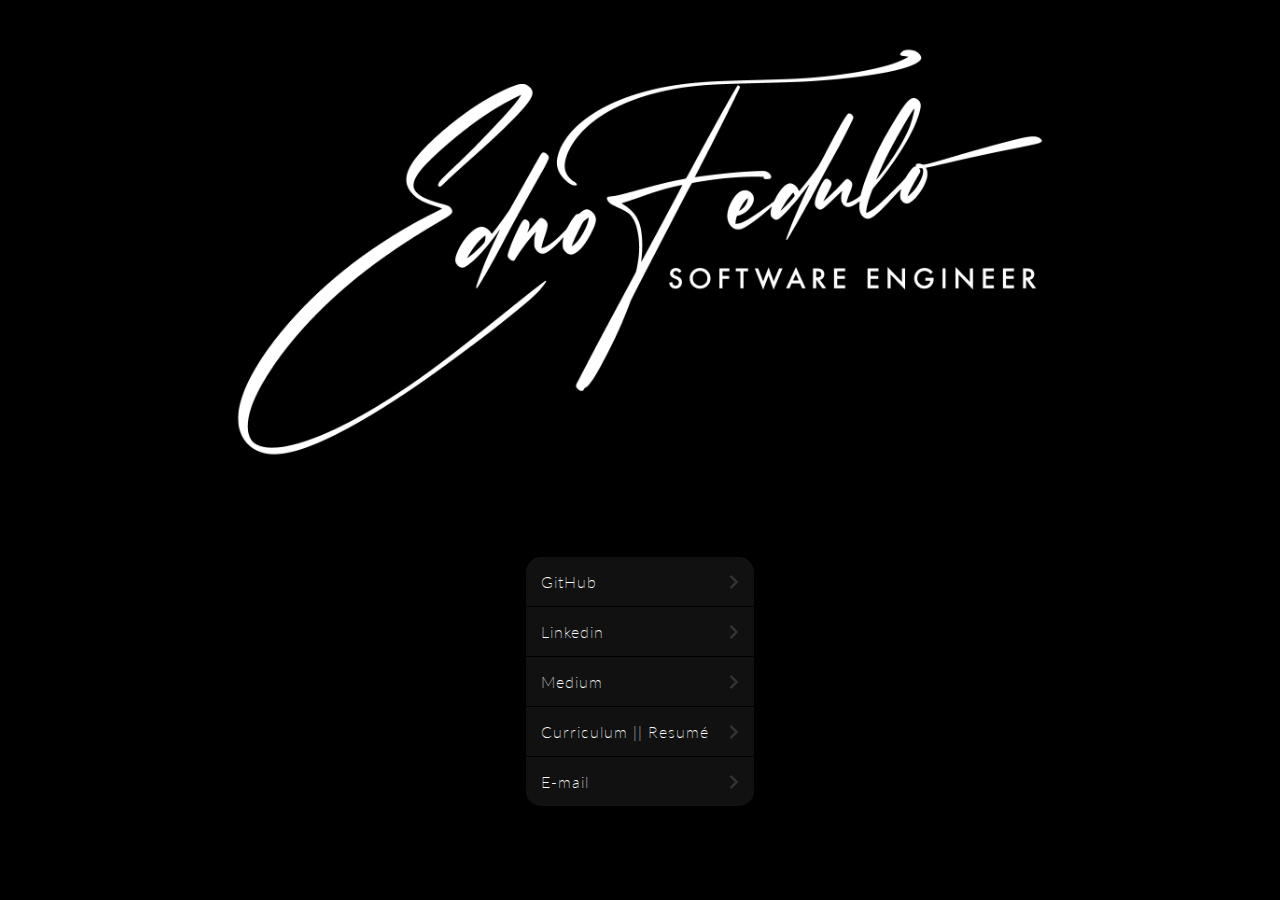
<file: index.html>
<!DOCTYPE html>
<html lang="en">

<head>
	<meta charset="UTF-8">
	<meta http-equiv="X-UA-Compatible" content="chrome=1" />
	<meta name="description"
		content="Desenvolvedor iOS, analista de sistemas, programador. Salvador, Bahia" />
	<meta name="keywords"
		content="ios,swift,programador,desenvolvedor,analista,iphone,salvador,bahia,developer,programmer,analyst">
	<meta name="viewport" content="width=device-width, initial-scale=1.0">
	<meta name=”robots” content="index, follow">
	<title>Edno Fedulo - iOS Developer</title>
	<link rel="stylesheet" type="text/css" href="styles/normalize.css">
	<link href="https://fonts.googleapis.com/css2?family=Lato:wght@300;400&display=swap" rel="stylesheet">
	<link rel="stylesheet" type="text/css" href="styles/style.css?x=4444">
</head>

<body>
	<svg style="display: none;">
		<symbol id="chevron">
			<path fill="currentColor" d="M285.476 272.971L91.132 467.314c-9.373 9.373-24.569 9.373-33.941 0l-22.667-22.667c-9.357-9.357-9.375-24.522-.04-33.901L188.505 256 34.484 101.255c-9.335-9.379-9.317-24.544.04-33.901l22.667-22.667c9.373-9.373 24.569-9.373 33.941 0L285.475 239.03c9.373 9.372 9.373 24.568.001 33.941z">
			</path>
		</symbol>
	</svg>
	<div>
		<img class="avatar" src="assets/img/logo_sign.png">
	</div>
	<ul class="links">
		<li><a href="https://github.com/ednofedulo">GitHub<svg viewBox="0 0 320 512"><use xlink:href="#chevron" /></svg></a></li>
		<li><a href="http://br.linkedin.com/in/ednofedulo">Linkedin<svg viewBox="0 0 320 512"><use xlink:href="#chevron" /></svg></a></li>
		<li><a href="https://medium.com/@ednofedulo">Medium<svg viewBox="0 0 320 512"><use xlink:href="#chevron" /></svg></a></li>
		<li><a href="http://fedulo.com.br/curriculum/">Curriculum || Resumé<svg viewBox="0 0 320 512"><use xlink:href="#chevron" /></svg></a></li>
		<li><a href="mailto:edno.moraes@gmail.com">E-mail<svg viewBox="0 0 320 512"><use xlink:href="#chevron" /></svg></a></li>
	</ul>
</body>

</html>
</file>
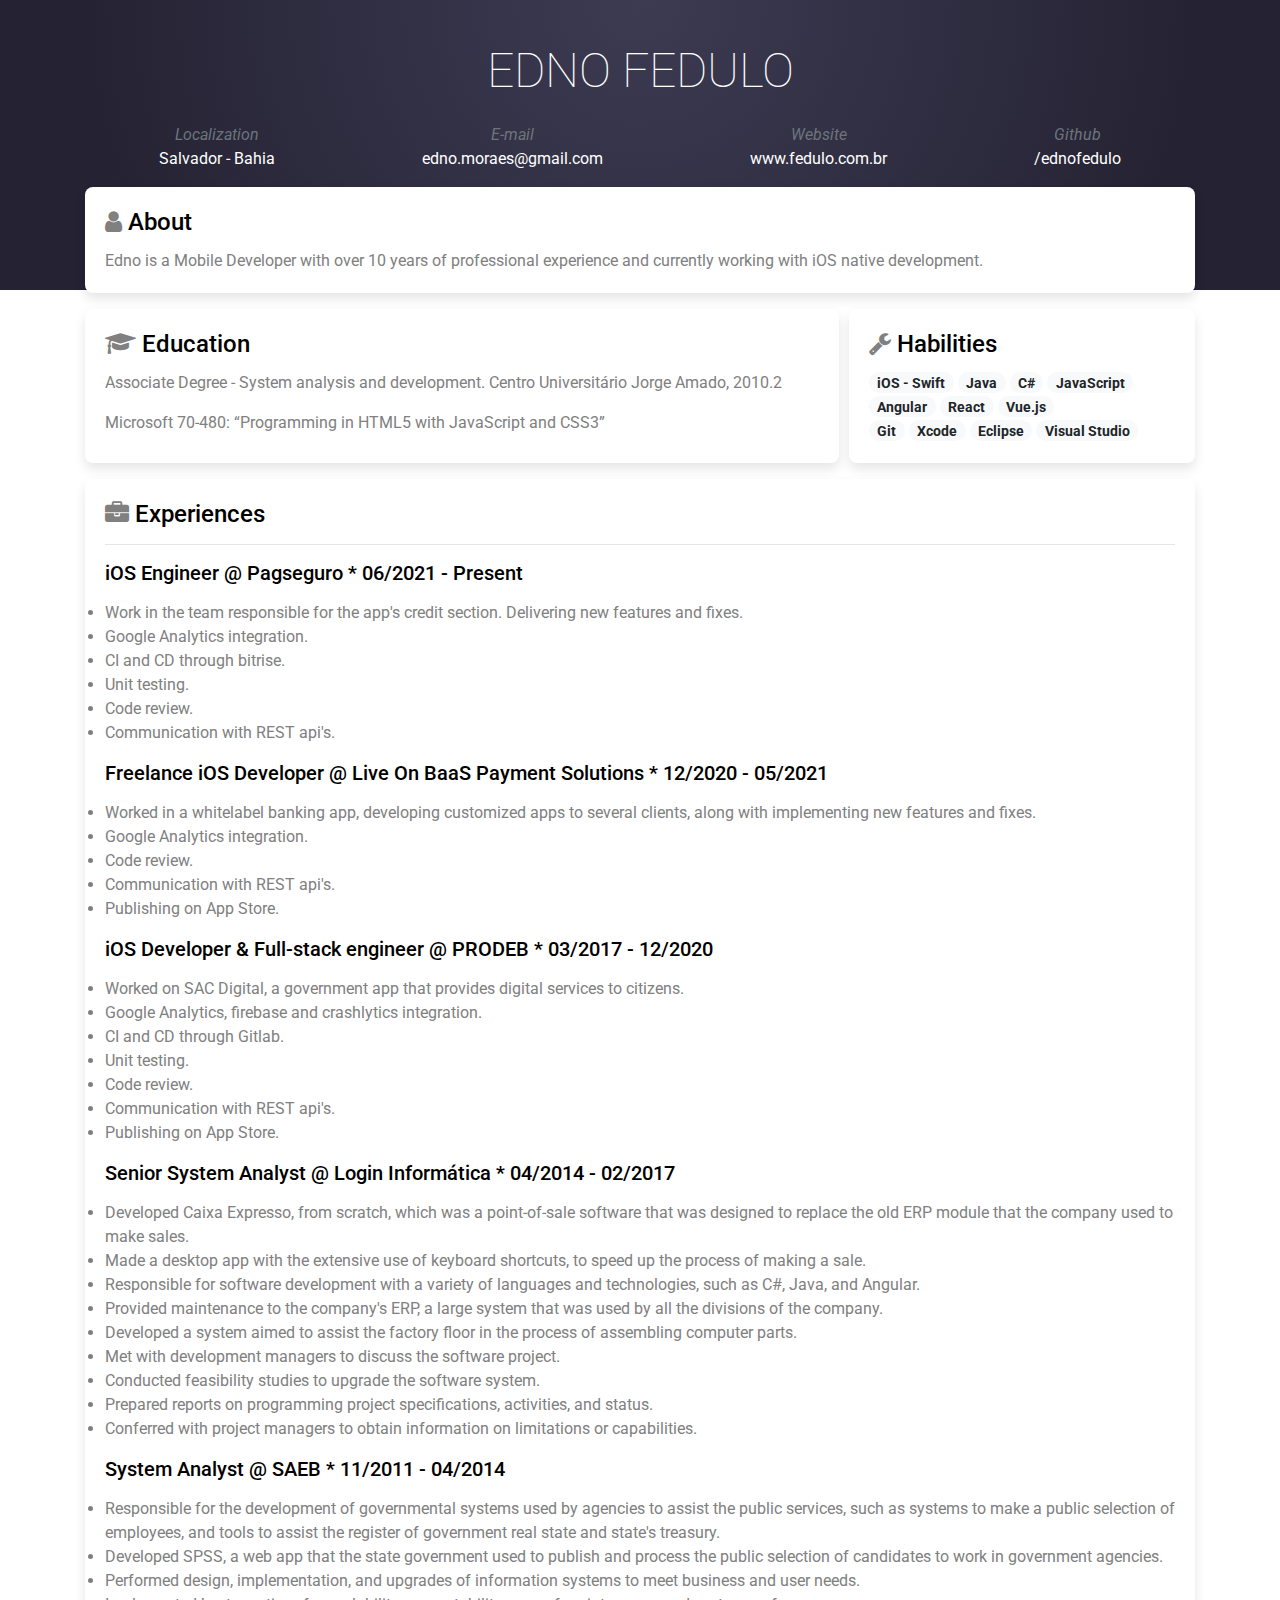
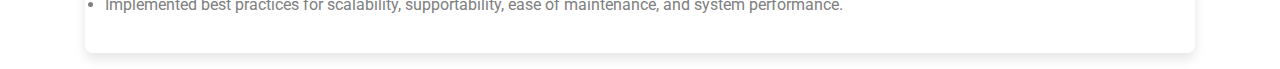
<file: curriculum/index.html>
<!DOCTYPE html>
<html>

<head>
  <meta charset="utf-8" />
  <title>Edno Fedulo - Curriculum</title>
  <link href="https://fonts.googleapis.com/css?family=Roboto" rel="stylesheet" />
  <link rel="stylesheet" href="https://maxcdn.bootstrapcdn.com/bootstrap/4.0.0/css/bootstrap.min.css"
    integrity="sha384-Gn5384xqQ1aoWXA+058RXPxPg6fy4IWvTNh0E263XmFcJlSAwiGgFAW/dAiS6JXm" crossorigin="anonymous" />
  <link rel="stylesheet" href="https://maxcdn.bootstrapcdn.com/font-awesome/4.4.0/css/font-awesome.min.css" />
  <link rel="stylesheet" href="main.css" />
  <style>
    .picture {
      background-image: url("circle_me_small.png");
      background-repeat: no-repeat;
      background-size: 110px;
    }
  </style>
</head>

<body>
  <div class="xablau"></div>
  <div class="container">
    <section id="header">

      <div class="name">Edno Fedulo</div>
    </section>

    <section id="contacts">
      <div class="header">Localization</div>
      <div class="header">E-mail</div>
      <div class="header">Website</div>
      <div class="header">Github</div>

      <div>Salvador - Bahia</div>
      <div>edno.moraes@gmail.com</div>
      <div>www.fedulo.com.br</div>
      <div>/ednofedulo</div>
    </section>

    <section id="about">
      <div class="card">

        <div class="card-body">

          <h4 class="card-title"><i class="fas fa-user"></i> About</h5>

            <p class="card-text">
              Edno is a Mobile Developer with over 10 years of professional experience and currently working with iOS native development.
            </p>
        </div>
      </div>
    </section>

    <section id="academic">
      <div class="card">
        <div class="card-body">

          <h4 class="card-title"><i class="fas fa-graduation-cap"></i> Education </h4>
          <p class="card-text">
            Associate Degree - System analysis and development. Centro
            Universitário Jorge Amado, 2010.2
          </p>
          <p class="card-text">
            Microsoft 70-480: “Programming in HTML5 with
            JavaScript and CSS3”
          </p>
        </div>
      </div>
      <div class="card">
        <div class="card-body">

          <h4 class="card-title"><i class="fas fa-wrench"></i> Habilities</h4>
          <span class="badge badge-pill badge-light">iOS - Swift</span>
          <span class="badge badge-pill badge-light">Java</span>
          <span class="badge badge-pill badge-light">C#</span>
          <span class="badge badge-pill badge-light">JavaScript</span>
          <br>
          <span class="badge badge-pill badge-light">Angular</span>
          <span class="badge badge-pill badge-light">React</span>
          <span class="badge badge-pill badge-light">Vue.js</span>
          <br>
          <span class="badge badge-pill badge-light">Git</span>
          <span class="badge badge-pill badge-light">Xcode</span>
          <span class="badge badge-pill badge-light">Eclipse</span>
          <span class="badge badge-pill badge-light">Visual Studio</span>
        </div>
      </div>
    </section>

    <section id="experience">
      <div class="card">
        <div class="card-body">
            <h4 class="card-title"><i class="fas fa-briefcase"></i> Experiences</h4>
          <hr>
          <div class="list-group">
            <div>
              <h5>iOS Engineer @ Pagseguro * 06/2021 - Present</h5>
            <p>
              <li>Work in the team responsible for the app's credit section. Delivering new features and fixes.</li>
              <li>Google Analytics integration.</li>
              <li>CI and CD through bitrise.</li>
              <li>Unit testing.</li>
              <li>Code review.</li>
              <li>Communication with REST api's.</li>
            </p>
          </div>
            <div>
                <h5>Freelance iOS Developer @ Live On BaaS Payment Solutions * 12/2020 - 05/2021</h5>
              <p>
                <li>Worked in a whitelabel banking app, developing customized apps to several clients, along with implementing new features and fixes.</li>
                <li>Google Analytics integration.</li>
                <li>Code review.</li>
                <li>Communication with REST api's.</li>
                <li>Publishing on App Store.</li>
              </p>
            </div>
            <div>
                <h5>iOS Developer & Full-stack engineer @ PRODEB * 03/2017 - 12/2020</h5>
              <p>
              <li>Worked on SAC Digital, a government app that provides digital services to citizens.</li>
              <li>Google Analytics, firebase and crashlytics integration.</li>
              <li>CI and CD through Gitlab.</li>
              <li>Unit testing.</li>
              <li>Code review.</li>
              <li>Communication with REST api's.</li>
              <li>Publishing on App Store.</li>
              </p>
            </div>
            <div>
                <h5>Senior System Analyst @ Login Informática * 04/2014 - 02/2017</h5>
              <p>
                <li>Developed Caixa Expresso, from scratch, which was a point-of-sale software that was designed to replace the old ERP module that the company used to make sales.</li>
                <li>Made a desktop app with the extensive use of keyboard shortcuts, to speed up the process of making a sale.</li>
                <li>Responsible for software development with a variety of languages and technologies, such as C#, Java, and Angular.</li>
                <li>Provided maintenance to the company's ERP, a large system that was used by all the divisions of the company.</li>
                <li>Developed a system aimed to assist the factory floor in the process of assembling computer parts.</li>
                <li>Met with development managers to discuss the software project.</li>
                <li>Conducted feasibility studies to upgrade the software system.</li>
                <li>Prepared reports on programming project specifications, activities, and status.</li>
                <li>Conferred with project managers to obtain information on limitations or capabilities.</li>
              </p>
            </div>
            <div>
                <h5>System Analyst @ SAEB * 11/2011 - 04/2014</h5>
              <p>
                <li>Responsible for the development of governmental systems used by agencies to assist the public services, such as systems to make a public selection of employees, and tools to assist the register of government real state and state's treasury.</li>
                <li>Developed SPSS, a web app that the state government used to publish and process the public selection of candidates to work in government agencies.</li>
                <li>Performed design, implementation, and upgrades of information systems to meet business and user needs.</li>
                <li>Implemented best practices for scalability, supportability, ease of maintenance, and system performance.</li>
              </p>
            </div>
          </div>
        </div>
      </div>
    </section>
  </div>
</body>

</html>
</file>
<file: styles/style.css>
body{
	font-family: 'Helvetica Neue','Lato', sans-serif;
	background-color: black;
	letter-spacing: 1px;
	display: grid;
	margin: 0;
	place-items: center center;
}

.avatar {
	width: 70vw;
	padding-bottom: 50px;
}

#cabecalho{
	text-align: center;
}

#cabecalho h1 {
	letter-spacing: 5px;
	font-weight: 800;
	color: white;

}

#cabecalho h2{
	font-size: large;
	font-weight: lighter;
	color: rgb(242,242,247);
}

.links{
	list-style: none;
	background-color: #111;
	border-radius: 15px;
	margin: 0;
	padding: 0;
}

li {
	border-bottom: 1px solid #000;
	font-weight: 200;
	transition: 0.3s ease;
}

li:hover {
	background-color: #222;
}

.links li:first-child{
	border-top-left-radius: 14px;
	border-top-right-radius: 14px;
}

.links li:last-child {
	border: none;
	border-bottom-left-radius: 14px;
	border-bottom-right-radius: 14px;
}

li a {
	text-decoration: none;
	color: white;
	display: block;
	padding: 15px;
	display: flex;
  	justify-content: space-between;
  	align-items: center;
}

li a:visited {
	color:white;
}

svg{
	width: 10px;
	padding-left: 20px;
	color: #333;
}
</file>
<file: curriculum/main.css>
@page {
    size: A4;
}

body {
    margin-top: 35px;
    color: gray;
}
body i {
    font-family:'FontAwesome'!important;
    font-style: normal;
    font-size: x-large;
    color: gray;
}

section {
    margin-bottom: 1em;
}
.card {
    box-shadow: rgba(0, 0, 0, 0.1) 0px 6px 12px;
    border: none;
    border-radius: .50em;
}

.xablau {
    position: absolute;
    top: 0;
    width: 100%;
    height: 290px;
    background:
#282537;
background-image: -webkit-radial-gradient(top, circle cover, #3C3B52 0%, #252233 80%);
background-image: -moz-radial-gradient(top, circle cover, #3C3B52 0%, #252233 80%);
background-image: -o-radial-gradient(top, circle cover, #3C3B52 0%, #252233 80%);
background-image: radial-gradient(top, circle cover, #3C3B52 0%, #252233 80%);
    z-index: 0;
}

#header {
    display: grid;
    /* grid-template-columns: auto; */
    /* align-items: center; */
    /* color: white; */
}

#header .name {
    text-align: center;
    font-size: -webkit-xxx-large;
    color: white;
    text-transform: uppercase;
    z-index: 1;
    font-weight: 100;
}

.picture {
    background-image: url('circle_me_small.jpg');
    background-repeat: no-repeat;
    height: 110px;
    /* margin-left: 50px;
    margin-top: 50px; */
    z-index: 1;
}

#contacts {
    display: grid;
    grid-template-columns: auto auto auto auto;
    color: white;
}

#contacts div {
    text-align: center;
    color: white;
    z-index: 1;
}

#contacts .header {
    color: #6c757d;
    font-style: italic;
}

h4, h5 {
    color: black;
}

#academic {
    display: grid;
    grid-template-columns: auto auto;
    grid-column-gap: 10px;
}



.level-1:before {
    content: "\2605\2606\2606\2606\2606";
    
    font-size: large;
    color: #007bff;
}

.level-2:before {
    content: "\2605\2605\2606\2606\2606";
    
    font-size: large;
    color: #007bff;
}

.level-3:before {
    content: "\2605\2605\2605\2606\2606";
    
    font-size: large;
    color: #007bff;
}

.level-4:before {
    content: "\2605\2605\2605\2605\2606";
    
    font-size: large;
    color: #007bff;
}

.level-5:before {
    content: "\2605\2605\2605\2605\2605";
    
    font-size: large;
    color: #007bff;
}

#academic  .badge-pill{
    font-size: 14px;
    
}

@media print {
    .no-print,
    .no-print * {
        display: none !important;
    }
    /* .picture {
        background-image: url('') !important;
        width: 0px !important;
    } */

    body {
        margin-top: 0px;
    }
}
</file>
